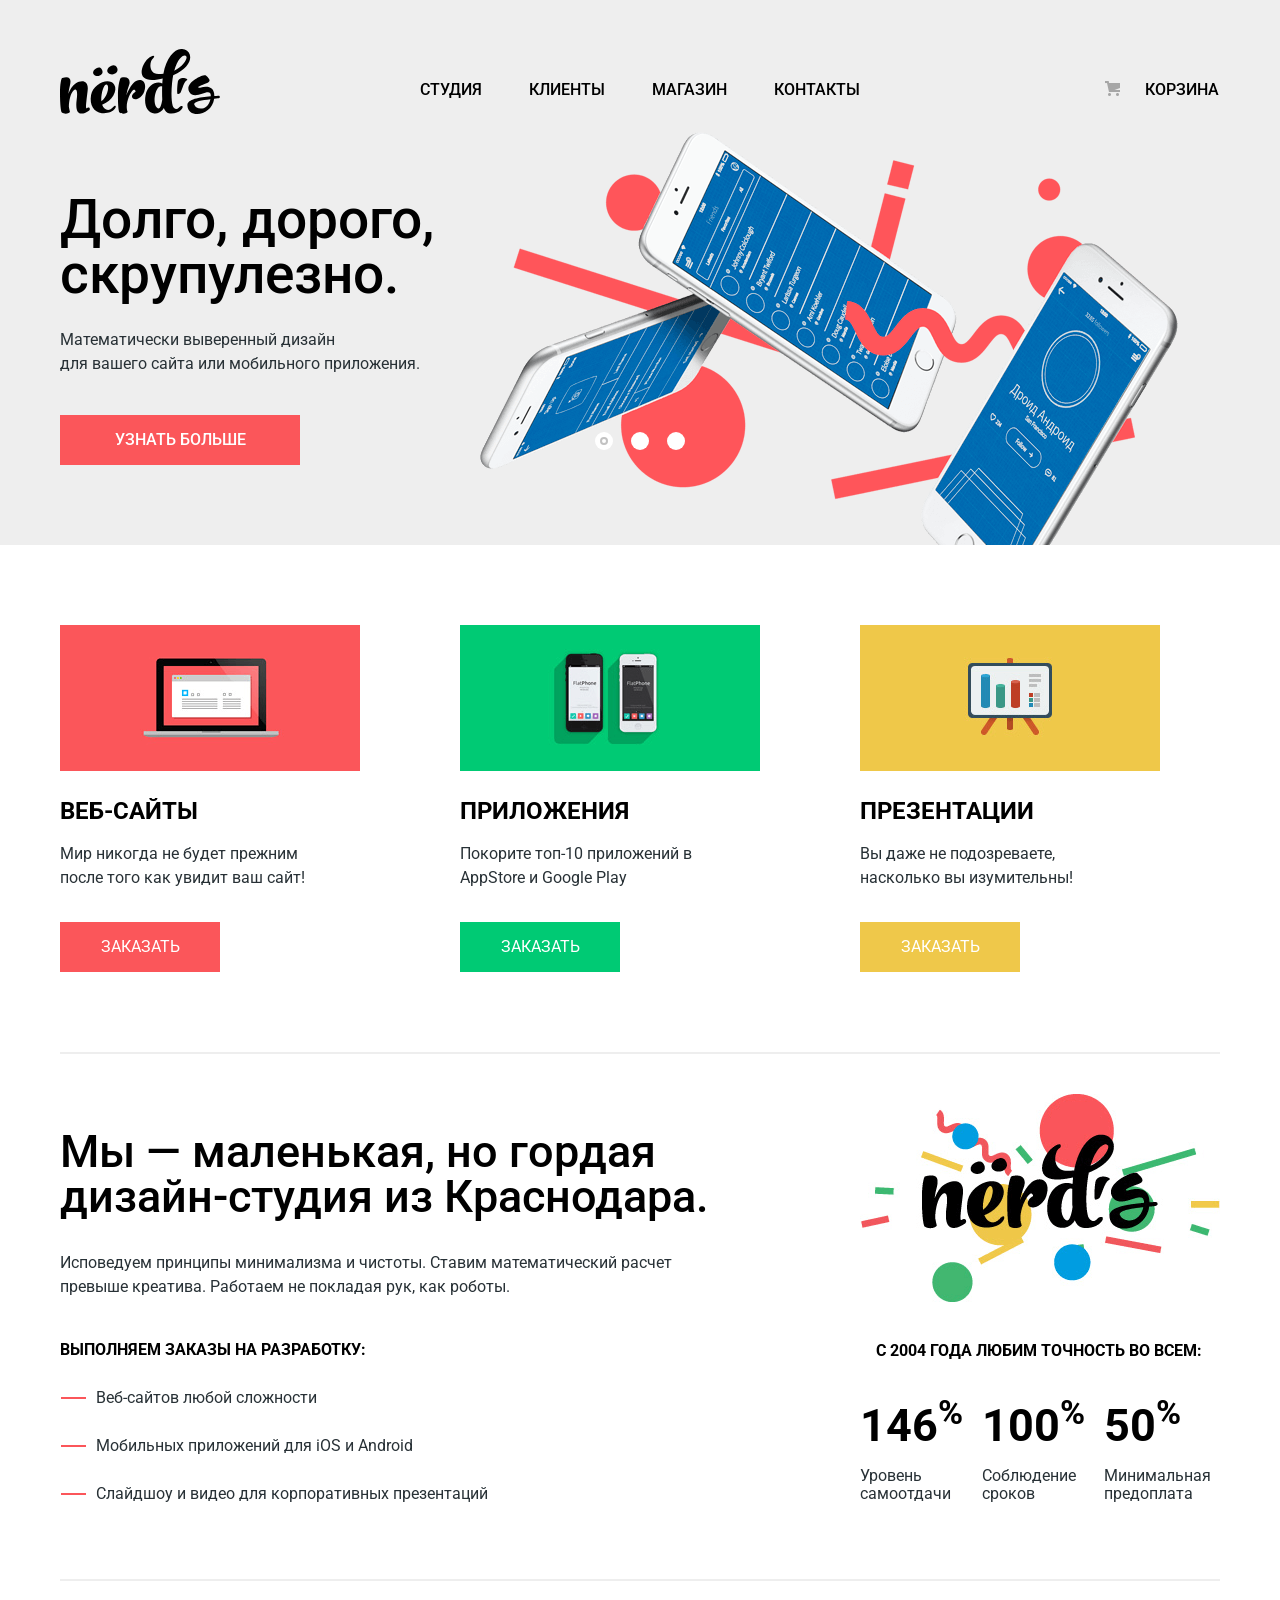
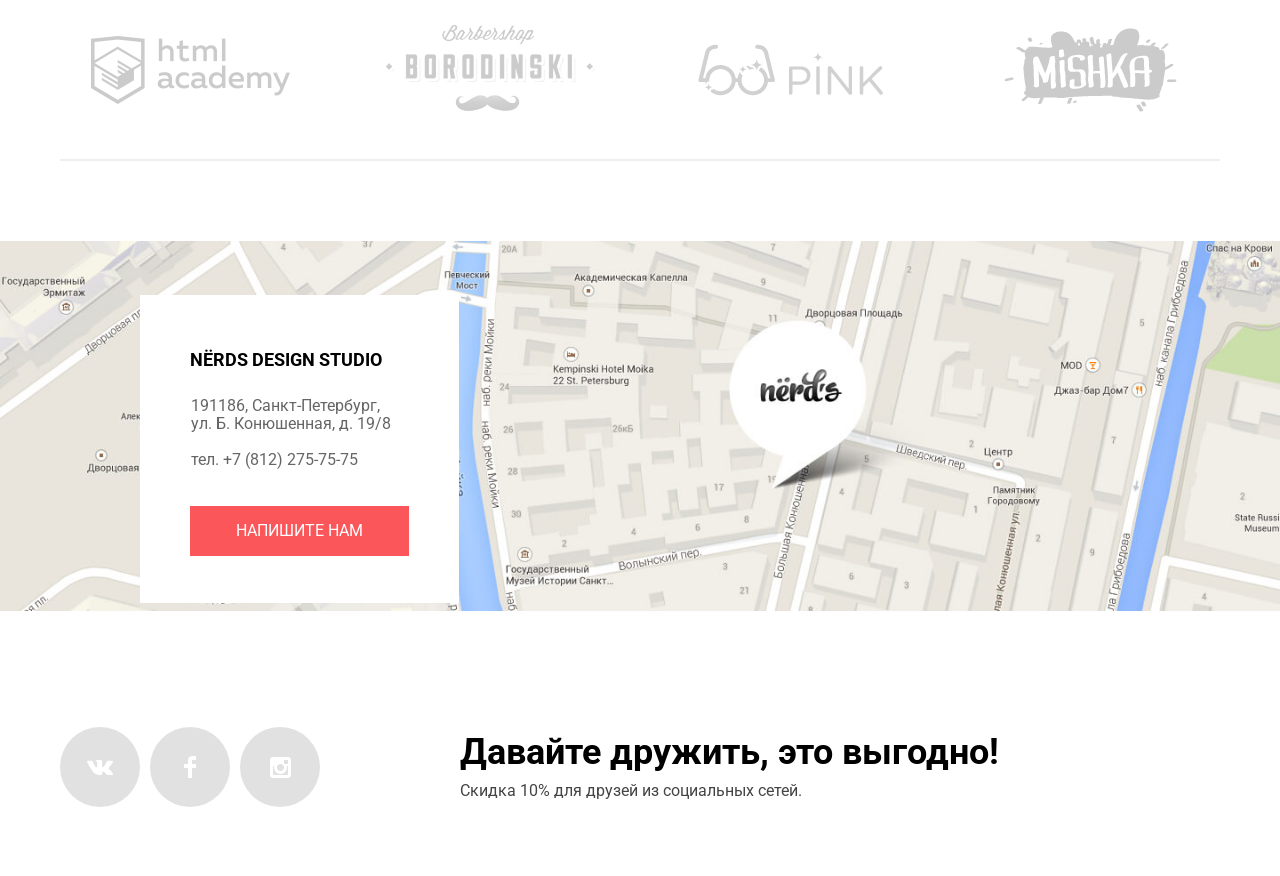
<file: index.html>
<!DOCTYPE html>
<html lang="ru">
	<head>
		<meta charset="UTF-8">
		<title>Нёрдс</title>
		<link rel="stylesheet" href="css/normalize.css">
		<link href="https://fonts.googleapis.com/css2?family=Roboto:ital,wght@0,400;0,500;0,700;1,400;1,500;1,700&display=swap" rel="stylesheet">
		<link rel="stylesheet" href="css/style.css">
	</head>
	<body>
		<header class="main-header">
			<nav class="main-navigation container">
				<a class="main-header-logo"><img src="img/nerds-logo.svg" width="160" height="65" alt="Логотип Нердс"></a>
				<ul class="site-navigation">
					<li class="site-navigation-items">
						<a href="studio.html">Студия</a>
					</li>
					<li class="site-navigation-items">
						<a href="clients.html">Клиенты</a>
					</li>
					<li class="site-navigation-items">
						<a href="catalog.html">Магазин</a>
					</li>
					<li class="site-navigation-items">
						<a href="contacts.html">Контакты</a>
					</li>
				</ul>
				<ul class="basket">
					<li class="buy-product">
						<a href="basket.html">Корзина</a>
					</li>
				</ul>	
			</nav>
			<section class="slider container">
				<div class="slider_radio_button">
					<label class="radio"><input type="radio" name="slider" checked><span></span></label>
					<label class="radio"><input type="radio" name="slider"><span></span></label>
					<label class="radio"><input type="radio" name="slider"><span></span></label>
				</div>
				<h2 class="visually-hidden">Слайдер</h2>
				<div class="slider-1">
					<div class="text-slider-1 slider_global_text">
						<h2>Долго, дорого, скрупулезно.</h2>
						<p>Математически выверенный дизайн<br> для вашего сайта или мобильного приложения.</p>
						<button>Узнать больше</button>
					</div>
					<div class="img_slider-1">
						<img src="img/slide1.png" width="698" height="413" alt="Мобильные телефоны">
					</div>
				</div>
				<div class="slider-2">
					<div class="text-slider-2 slider_global_text">
						<h2>Любим математику как никто другой</h2>
						<p>Никакого креатива, только математические формулы<br> для расчета идеальных пропорций.</p>
						<button>Узнать больше</button>
					</div>
					<div class="img_slider-2">
						<img src="img/slide2.png" width="663" height="430" alt="Дизайн">
					</div>
				</div>
				<div class="slider-3">
					<div class="text-slider-3 slider_global_text">
						<h2>Только ночь, только хардкор</h2>
						<p>Работать днем, как все? Мы против этого.<br> Ближе к полуночи работа только начинается.</p>
						<button>Узнать больше</button>
					</div>
					<div class="img_slider-3">
						<img src="img/slide3.png" width="759" height="411" alt="Дизайн">
					</div>
				</div>
			</section>
		</header>
		<main>
			<section class="advantages container">
				<h2 class="visually-hidden">Преимущества</h2>
				<div class="border">
					<ul class="advantages-list">
						<li class="advantages-list-items">
							<img src="img/web-sites.png" width="300" height="146" alt="Веб сайты">
							<h4>Веб-сайты</h4>
							<p>Мир никогда не будет прежним<br> после того как увидит ваш сайт!</p>
							<button class="web-sites-color">Заказать</button>
						</li>
						<li class="advantages-list-items">
							<img src="img/applications.png" width="300" height="146" alt="Приложения">
							<h4>Приложения</h4>
							<p>Покорите топ-10 приложений в AppStore и Google Play</p>
							<button class="applications-color">Заказать</button>
						</li>
						<li class="advantages-list-items">
							<img src="img/presentations.png" width="300" height="146" alt="Презентации">
							<h4>Презентации</h4>
							<p>Вы даже не подозреваете,<br> насколько вы изумительны!</p>
							<button class="presentations-color">Заказать</button>
						</li>
					</ul>
				</div>
			</section>
			<section class="container">
				<div class="studio border">
					<div class="studio_orders">
						<h2>Мы — маленькая, но гордая дизайн-студия из Краснодара.</h2>
						<p>Исповедуем принципы минимализма и чистоты. Ставим математический расчет<br> превыше креатива. Работаем не покладая рук, как роботы.</p>
						<h4>Выполняем заказы на разработку:</h4>
						<ul class="studio-list">
							<li class="studio-item">Веб-сайтов любой сложности</li>
							<li class="studio-item">Мобильных приложений для iOS и Android</li>
							<li class="studio-item">Слайдшоу и видео для корпоративных презентаций</li>
						</ul>
					</div>
					<div class="studio_percent">
						<img src="img/color-nerds.png" width="360" height="208" alt="Цветной логотип">
						<h4>с 2004 года Любим точность во всем:</h4>
						<table class="table">
							<tr><th>146<sup>%</sup></th><th>100<sup>%</sup></th><th>50<sup>%</sup></th></tr>
							<tr><td>Уровень самоотдачи</td><td>Соблюдение  сроков</td><td>Минимальная предоплата</td></tr>
						</table>
					</div>
				</div>
			</section>
			<section class="container">
				<div class="partners border">
					<h2 class="visually-hidden">Партнёры</h2>
					<ul>
						<li class="center_img"><img src="img/html-academy.png" alt="HTML Academy"></li>
						<li class="center_img"><img src="img/borodinski.png" width="209" height="90" alt="Borodinski"></li>
						<li class="center_img"><img src="img/pink.png" alt="Pink"></li>
						<li class="center_img"><img src="img/mishka.png" alt="Mishka"></li>
					</ul>
				</div>
			</section>
		</main>
		<div class="background_img">
			<section class="contacts container">
				<h2 class="visually-hidden">Как до нас добраться</h2>
				<iframe src="https://www.google.com/maps/embed?pb=!1m18!1m12!1m3!1d1998.603625300293!2d30.32085871590275!3d59.938719169054465!2m3!1f0!2f0!3f0!3m2!1i1024!2i768!4f13.1!3m3!1m2!1s0x4696310fca145cc1%3A0x42b32648d8238007!2z0JHQvtC70YzRiNCw0Y8g0JrQvtC90Y7RiNC10L3QvdCw0Y8g0YPQuy4sIDE5LzgsINCh0LDQvdC60YIt0J_QtdGC0LXRgNCx0YPRgNCzLCDQoNC-0YHRgdC40Y8sIDE5MTE4Ng!5e0!3m2!1sru!2sua!4v1591565533192!5m2!1sru!2sua" width="1440" height="416" frameborder="0" style="border:0;" allowfullscreen="" aria-hidden="false" tabindex="0"></iframe>
				<div class="contacts_background">
					<h4>Nёrds design studio</h4>
					<p>191186, Санкт-Петербург,<br> 
					ул. Б. Конюшенная, д. 19/8<br><br>
					тел. +7 (812) 275-75-75</p>
					<button class="link_write_us">Напишите нам</button>
				</div>
			</section>
		</div>
		<footer class="main-footer">
			<div class="footer_flex container">
				<div class="footer-social">		
					<ul>
						<li class="social-button">
							<a href="#">
								<div class="background_icon">
									<img src="img/vk-icon.svg" alt="Вконтакте">
								</div>
							</a>
						</li>
						<li class="social-button">
							<a href="#">
								<div class="background_icon">
									<img src="img/fb-icon.svg" alt="Фэйсбук">
								</div>
							</a>
						</li>
						<li class="social-button">
							<a href="#">
								<div class="background_icon">
									<img src="img/insta-icon.svg" alt="Инстаграм">
								</div>
							</a>
						</li>
					</ul>
				</div>
				<div class="footer_discounts">
					<h3>Давайте дружить, это выгодно!</h3>
					<p>Скидка 10% для друзей из социальных сетей.</p>
				</div>
			</div>
		</footer>
		<section class="form shadow">
			<h2>Напишите нам</h2>
			<form class="write-us" action="https://echo.htmlacademy.ru" method="post">
				<p class="write-us-item display_form">
					<label for="write-us-name">Ваше имя:</label>
					<input id="write-us-name" type="text" name="name" value="" placeholder="Имя Фамилия">
				</p>
				<p class="write-us-item display_form">
					<label for="write-us-e-mail">Ваш e-mail:</label>
					<input type="text" id="write-us-e-mail" name="e-mail" value="" placeholder="email@example.com">	
				</p>
				<p class="textarea display_form">
					<label for="text">Текст письма:</label>
					<textarea name="text" id="text" cols="91" rows="5">В свободной форме</textarea>
				</p>
				<input type="checkbox" name="nerds">
				<button class="button" type="submit">Отправить</button>
			</form>
			<button class="modal-close" type="button"><span class="visually-hidden">Закрыть</span></button>
		</section>
		<div class="modal_overlay"></div>
		<script src="Java Script/popup.js"></script>
	</body>
</html>
</file>
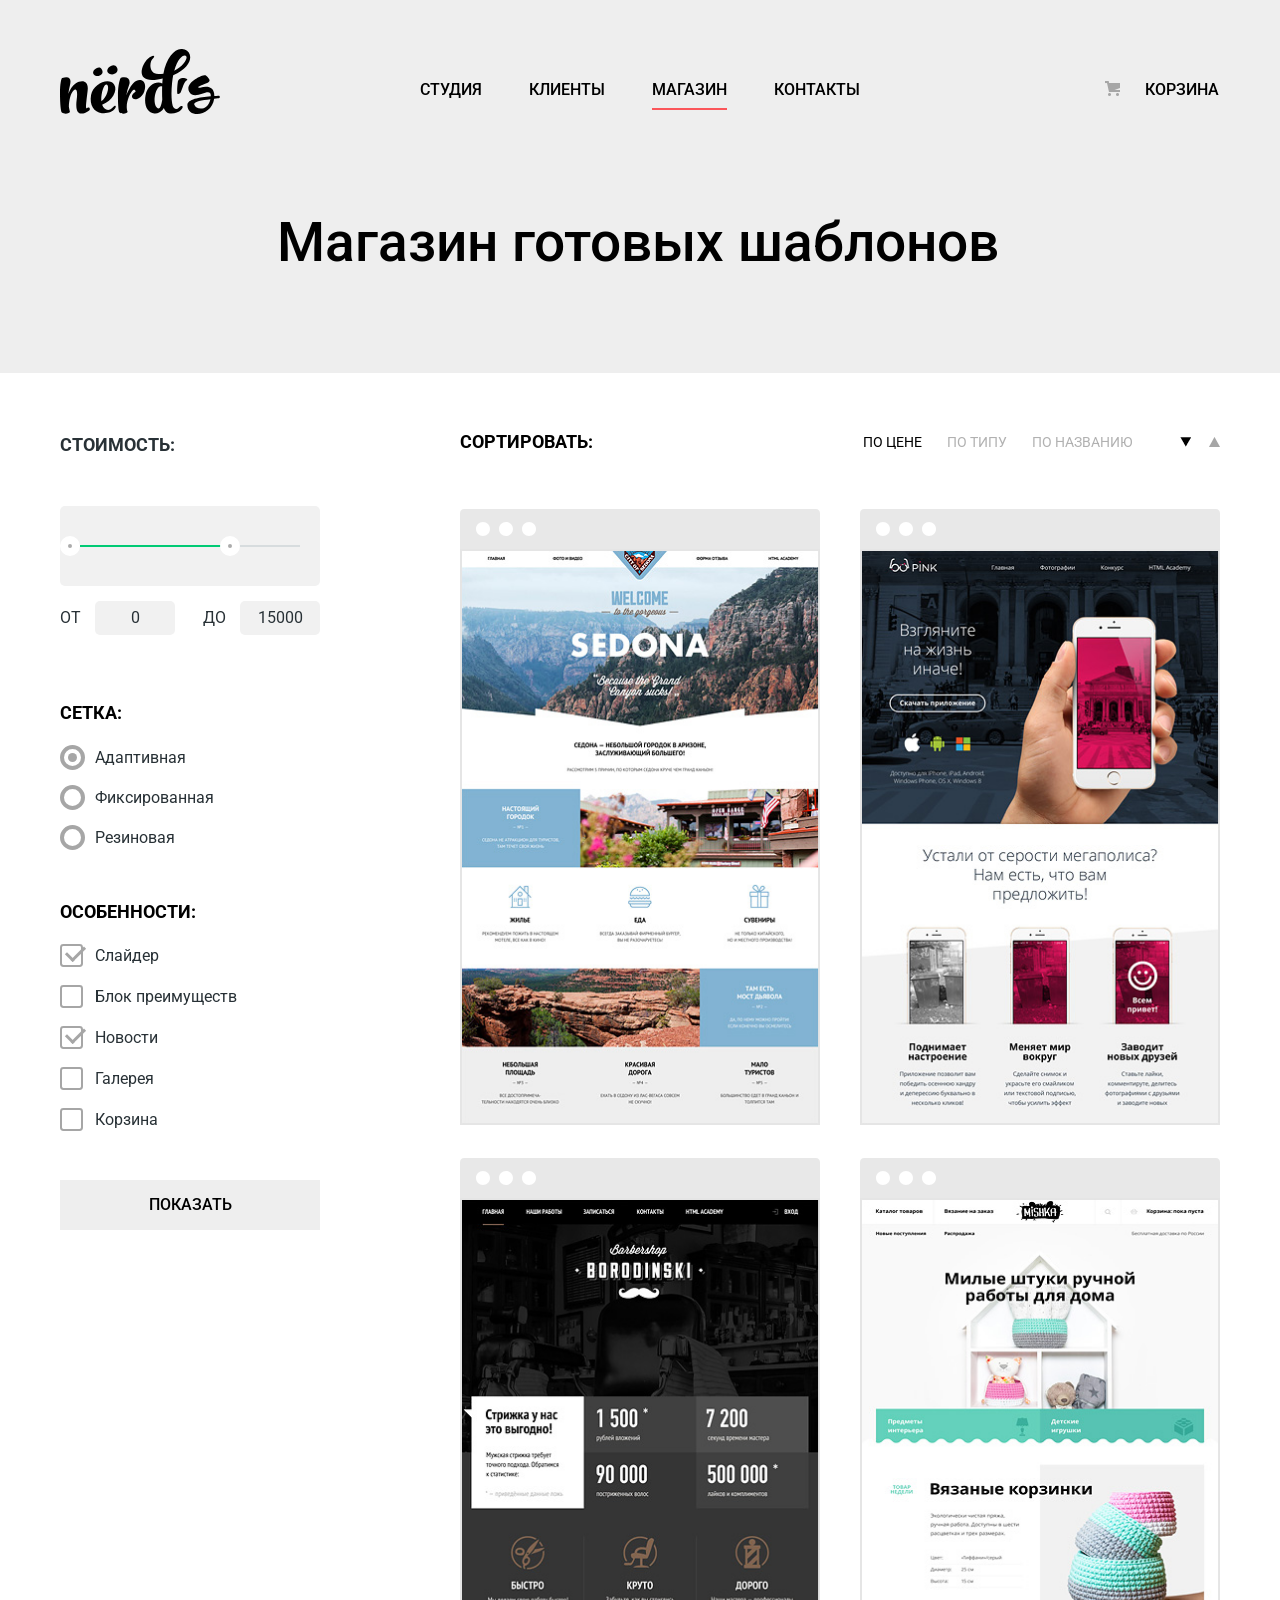
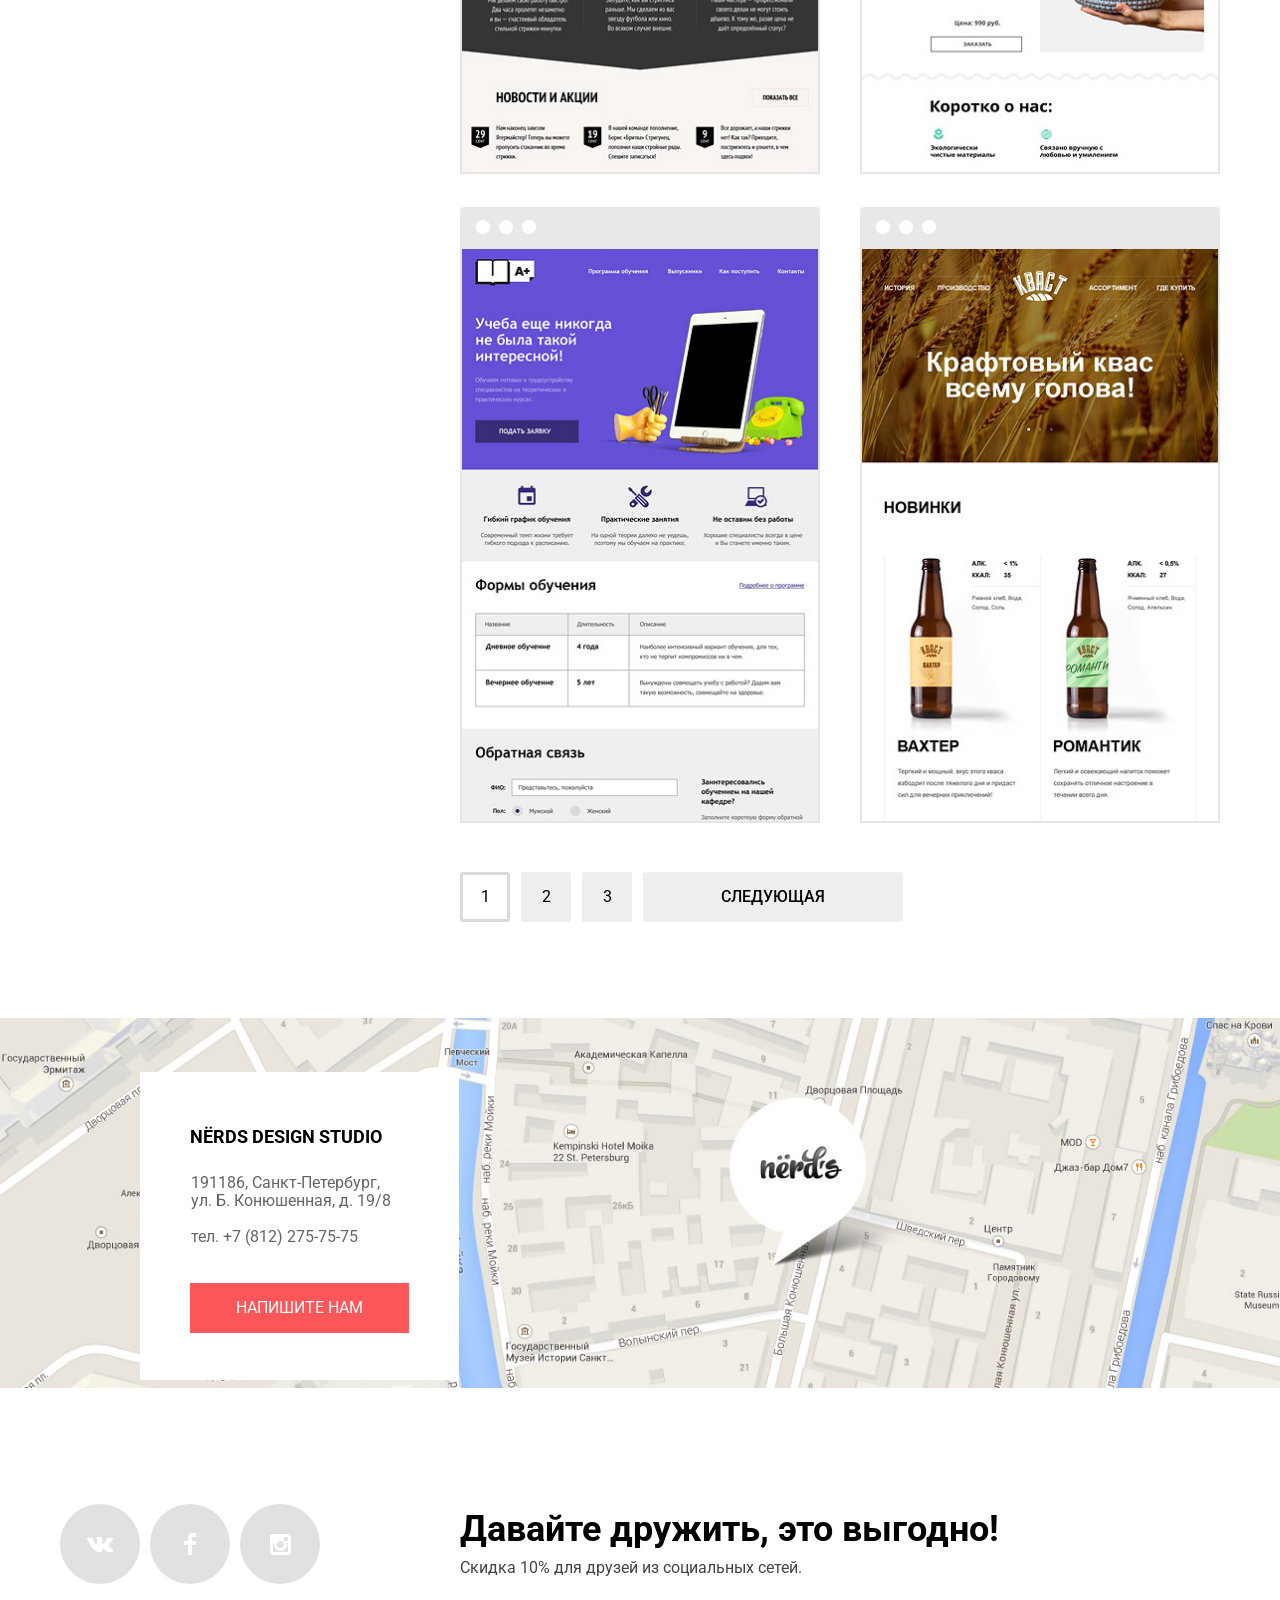
<file: catalog.html>
<!DOCTYPE html>
<html lang="ru">
<head>
	<meta charset="UTF-8">
	<title>Магазин</title>
	<link rel="stylesheet" href="css/normalize.css">
	<link href="https://fonts.googleapis.com/css2?family=Roboto:ital,wght@0,400;0,500;0,700;1,400;1,500;1,700&display=swap" rel="stylesheet">
	<link rel="stylesheet" href="css/style.css">
</head>
<body>
	<header class="main-header catalog-header">
		<nav class="main-navigation container">
			<a href="index.html" class="main-header-logo"><img src="img/nerds-logo.svg" width="160" height="65" alt="Логотип Нердс"></a>
			<ul class="site-navigation">
				<li class="site-navigation-items">
					<a href="studio.html">Студия</a>
				</li>
				<li class="site-navigation-items">
					<a href="clients.html">Клиенты</a>
				</li>
				<li class="site-navigation-items curent-site-navigation-items">
					<a>Магазин</a>
				</li>
				<li class="site-navigation-items">
					<a href="contacts.html">Контакты</a>
				</li>
			</ul>
			<ul class="basket">
				<li class="buy-product">
					<a href="basket.html">Корзина</a>
				</li>
			</ul>	
		</nav>
		<div class="container">
			<h1>Магазин готовых шаблонов</h1>
		</div>	
	</header>
	<main>
		<section class="container flex_grid">
			<div class="filter">
				<form class="filter-cost" action="https://echo.htmlacademy.ru" method="GET">
					<fieldset class="filter-item">
						<legend>Стоимость:</legend>
						<div class="range-filter">
							<div class="range-controls">
								<div class="scale">
									<div class="bar"></div>
								</div>
								<div class="toggle toggle-min"></div>
								<div class="toggle toggle-max"></div>
							</div>
							<div class="price-controls">
								<label for="" class="min-price">от <input name="min-price" type="text" value="0"></label>
								<label for="" class="max-price">до <input name="max-price" type="text" value="15000"></label>
							</div>
						</div>
					</fieldset>
				</form>
				<form class="catalog-form" action="https://echo.htmlacademy.ru" method="post">
					<div class="filter-grid">
						<h4 class="grid">Сетка:</h4>
						<div class="position_inline">
							<label class="grid-radio" for="adaptive"><input type="radio" id="adaptive" name="radio_grid" value="Адаптивная" checked><span></span>Адаптивная</label>
						</div>
						<div class="position_inline">
							<label class="grid-radio" for="fixed"><input type="radio" id="fixed" name="radio_grid" value="Фиксированная"><span></span>Фиксированная</label>
						</div>
						<div class="position_inline">
							<label class="grid-radio" for="rubber"><input type="radio" id="rubber" name="radio_grid" value="Резиновая"><span></span>Резиновая</label>
						</div>
					</div>
					<div class="filter-features">
						<h4 class="features">Особенности:</h4>
						<div class="checkbox">
							<input type="checkbox" id="checkbox_1" name="slider" value="Слайдер" checked>
    						<label for="checkbox_1">Слайдер</label>
						</div>
						<div class="checkbox">
							<input type="checkbox" id="checkbox_2" name="benefits block" value="Блок преимуществ">
    						<label for="checkbox_2">Блок преимуществ</label>
						</div>
						<div class="checkbox">
							<input type="checkbox" id="checkbox_3" name="news" value="Новости" checked>
    				    	<label for="checkbox_3">Новости</label>
						</div>
						<div class="checkbox">
							<input type="checkbox" id="checkbox_4" name="galery" value="Галерея">
    						<label for="checkbox_4">Галерея</label>
						</div>
						<div class="checkbox">
							<input type="checkbox" id="checkbox_5" name="basket" value="Корзина">
    						<label for="checkbox_5">Корзина</label>
						</div>
					</div>
					<button class="filter_button" type="submit">Показать</button>
				</form>
			</div>
			<div class="product-card">
				<div class="sorting-block">
					<h4>Сортировать:</h4>
					<ul>
						<li class="sorting-block-items current-item"><a href="">По цене</a></li>
						<li class="sorting-block-items"><a href="">По типу</a></li>
						<li class="sorting-block-items"><a href="">По названию</a></li>
					</ul>
					<ul class="arrows-up-sown">
						<li><a href=""><img src="img/icon-down-dir.png" width="11" height="10" alt="down"></a></li>
						<li><a href=""><img src="img/icon-up-dir.png" width="11" height="10" alt="up"></a></li>
					</ul>
				</div>
				<ul class="first-page-cards">
					<li>
						<img class="browser" src="img/browser.svg" width="360" height="40" alt="browser">
						<img class="sedona" src="img/img-sedona.jpg" width="360" height="576" alt="sedona">
						<div class="hidden-block">
							<h4 class="link-color"><a href="">Sedona</a></h4>
							<p>Информационный сайт<br> для туристов</p>
							<button>9 900 руб.</button>
						</div>
					</li>
					<li>
						<img class="browser" src="img/browser.svg" width="360" height="40" alt="browser">
						<img class="pink" src="img/img-pink.jpg" width="360" height="576" alt="pink">
						<div class="hidden-block">
							<h4 class="link-color"><a href="">Pink App</a></h4>
							<p>Продуктовый лендинг<br> приложения для iOS и Android</p>
							<button>9 900 руб.</button>
						</div>
					</li>
					<li>
						<img class="browser" src="img/browser.svg" width="360" height="40" alt="browser">
						<img class="barbershop" src="img/img-barbershop.jpg" width="360" height="576" alt="barbershop">
						<div class="hidden-block">
							<h4 class="link-color"><a href="">Barbershop</a></h4>
							<p>Сайт салоны красоты.<br> Для мужчин, да.</p>
							<button>9 900 руб.</button>
						</div>
					</li>
					<li>
						<img class="browser" src="img/browser.svg" width="360" height="40" alt="browser">
						<img class="mishka" src="img/img-mishka.jpg" width="360" height="576" alt="mishka">
						<div class="hidden-block">
							<h4 class="link-color"><a href="">Mishka</a></h4>
							<p>Интернет-магазин<br> вязаных игрушек</p>
							<button>9 900 руб.</button>
						</div>
					</li>
					<li>
						<img class="browser" src="img/browser.svg" width="360" height="40" alt="browser">
						<img class="aplus" src="img/img-aplus.jpg" width="360" height="576" alt="aplus">
						<div class="hidden-block">
							<h4 class="link-color"><a href="">A Plus</a></h4>
							<p>Лендинг курсов повышения<br> квалификации</p>
							<button>9 900 руб.</button>
						</div>
					</li>
					<li>
						<img class="browser" src="img/browser.svg" width="360" height="40" alt="browser">
						<img class="kvast" src="img/kvast.jpg" width="360" height="576" alt="kvast">
						<div class="hidden-block">
							<h4 class="link-color"><a href="">Кваст</a></h4>
							<p>Промо-сайт производителя<br> крафтового кваса</p>
							<button>9 900 руб.</button>
						</div>
					</li>
				</ul>
				<ul class="pagination">
					<li class="pagination-items current-page"><a href="">1</a></li>
					<li class="pagination-items"><a href="">2</a></li>
					<li class="pagination-items"><a href="">3</a></li>
					<li class="pagination-items next-page"><a href="">следующая</a></li>
				</ul>
			</div>
		</section>
		<div class="background_img">
			<section class="contacts container">
				<h2 class="visually-hidden">Как до нас добраться</h2>
				
				<div class="contacts_background">
					<h4>Nёrds design studio</h4>
					<p>191186, Санкт-Петербург,<br> 
					ул. Б. Конюшенная, д. 19/8<br><br>
					тел. +7 (812) 275-75-75</p>
					<button class="link_write_us">Напишите нам</button>
				</div>
			</section>
		</div>
	</main>
	<footer class="main-footer">
		<div class="footer_flex container">
			<div class="footer-social">		
				<ul>
					<li class="social-button">
						<a href="#">
							<div class="background_icon">
								<img src="img/vk-icon.svg" alt="Вконтакте">
							</div>
						</a>
					</li>
					<li class="social-button">
						<a href="#">
							<div class="background_icon">
								<img src="img/fb-icon.svg" alt="Фэйсбук">
							</div>
						</a>
					</li>
					<li class="social-button">
						<a href="#">
							<div class="background_icon">
								<img src="img/insta-icon.svg" alt="Инстаграм">
							</div>
						</a>
					</li>
				</ul>
			</div>
			<div class="footer_discounts">
				<h3>Давайте дружить, это выгодно!</h3>
				<p>Скидка 10% для друзей из социальных сетей.</p>
			</div>
		</div>
	</footer>
	<section class="form shadow">
		<h2>Напишите нам</h2>
		<form class="write-us" action="https://echo.htmlacademy.ru" method="post">
			<p class="write-us-item display_form">
				<label for="write-us-name">Ваше имя:</label>
				<input id="write-us-name" type="text" name="name" value="" placeholder="Имя Фамилия">
			</p>
			<p class="write-us-item display_form">
				<label for="write-us-e-mail">Ваш e-mail:</label>
				<input type="text" id="write-us-e-mail" name="e-mail" value="" placeholder="email@example.com">	
			</p>
			<p class="textarea display_form">
				<label for="text">Текст письма:</label>
				<textarea name="text" id="text" cols="91" rows="5">В свободной форме</textarea>
			</p>
			<button class="button" type="submit">Отправить</button>
		</form>
		<button class="modal-close" type="button"><span class="visually-hidden">Закрыть</span></button>
	</section>
	<div class="modal_overlay"></div>
	<script src="Java Script/popup.js"></script>
</body>
</file>
<file: css/style.css>
/* глобальные правила ------------------------------------------------------------------ */
body {
  margin: 0;
  padding: 0;

  font-family: "Roboto", Arial, sans-serif;
  font-size: 16px;
  line-height: 24px;
  font-weight: 400;
  color: #283136;
  background-color: #ffffff;
}
a {
  text-decoration: none;
}
.container {
  width: 1160px;
  margin: 0 auto;
  padding: 0 20px;
}
/** { outline: 2px dotted red; }
* * { outline: 2px dotted green; }
* * * { outline: 2px dotted orange; }
* * * * { outline: 2px dotted blue; }
* * * * * { outline: 1px solid red; }
* * * * * * { outline: 1px solid green; }
* * * * * * * { outline: 1px solid orange; }
* * * * * * * * { outline: 1px solid blue; }*/
/* хэдер -----------------------------------------------------------------------------*/
.catalog-header h1 {
  margin: 91px 200px 0 200px;
  font-weight: 500;
  font-size: 55px;
  line-height: 55px;
  color: #000000;
  padding: 0 0 103px 17px;
}
/* Логотип ------------------------------*/
.main-header {
  background-color: #eeeeee;
  background-position: top center;
}
.main-header-logo {
  margin: 49px 200px 0 0;
  z-index: 5;
}
.main-header-logo:hover {
  opacity: 0.8;
}
.main-header-logo:active {
  opacity: 0.3;
}
/* Навигация по сайту --------------------------------------*/
.main-navigation {
  display: flex;
  justify-content: flex-start;
  line-height: 30px;
  font-weight: 500;
  text-transform: uppercase;
  color: #000000;
  z-index: 5;
}
.site-navigation {
  display: flex;
  padding: 0;
  margin: 75px 245px 0 0;
  list-style: none;
  z-index: 5;
}
.site-navigation li {
  margin: 0 47px 0 0;
}
.site-navigation li:last-child {
  margin: 0;
}
.curent-site-navigation-items a {
  padding-bottom: 9px;
  border-bottom: 2px solid #fb565a;
}
/* Корзина -------------------------------------------*/
.basket {
  position: relative;
  margin: 75px 0 0 0;
  padding: 0;
  list-style: none;
}
.basket li {
  margin-left: 40px;
}
.site-navigation-items a, 
.buy-product a {
  color: #000000;
}
.buy-product a:before {
  content: "";
  position: absolute;
  top: 6px;
  left: 0;
  width: 15px;
  height: 15px;
  background-image: url(../img/cart-icon.png);
}
.site-navigation a:hover, 
.basket a:hover {
  color: #fb565a;
}
.site-navigation a:active, 
.basket a:active {
  color: #a6a6a6;
}
/* radio button ------------------------------------------------------------------------------*/
.slider_radio_button {
  display: flex;
  justify-content: space-between;
  position: absolute;
  width: 90px;
  bottom: 95px;
  left: 50%;
  margin-left: -45px;
  z-index: 6;
}
.slider_radio_button input[type="radio"] {
  display: none;
  width: 18px;
  height: 18px;
}
.radio span {
  position: relative; /* Относительное позиционирование */
  display: flex;
  width: 18px; 
  height: 18px;
  background: #ffffff; /* белый цвет фона */
  border-radius: 50%; /* Круглый переключатель */
}
/* Добавляем белую точку по центру */
.radio input:checked + span::before { 
  content: '';
  position: absolute;
  left: 5px; 
  top: 5px;
  width: 4px; 
  height: 4px;
  border: 2px solid #c2c2c2;
  border-radius: 50%;
}
/* Слайдер ------------------------------------------------------------------*/
.slider {
  display: flex;
  position: relative;
}
.slider-1 {
  display: flex;
  width: 100%;
}
.slider-2 {
  display: none;
  position: relative;
  width: 100%;
}
.slider-3 {
  display: none;
  position: relative;
  width: 100%;
}
.text-slider-1 {
  width: 400px;
  z-index: 5;
}
.text-slider-2 {
  width: 560px;
  z-index: 5;
}
.text-slider-3 {
  width: 460px;
  z-index: 5;
}
.slider_global_text h2 {
  font-size: 55px;
  line-height: 55px;
  font-weight: 500;
  color: #000000;
  margin: 68px 0 26px 0;
}
.slider_global_text p {
  margin: 0 0 39px 0;
}
.slider_global_text button {
  margin: 0 0 80px 0;
  padding: 0;
  width: 240px;
  height: 50px;
  color: #ffffff;
  background-color: #fb565a;
  border: none;
  font-size: 16px;
  line-height: 18px;
  font-weight: 500;
  text-transform: uppercase;
}
.slider button:hover {
  background-color: #e74246;
}
.slider button:active {
  background-color: #d7373b;
  color: rgb(255,255,255, 0.3);
}
.img_slider-1 {
  position: relative;
  width: 760px;
  margin: 8px 0 0 31px;
}
.img_slider-2 {
  position: absolute;
  width: 680px;
  bottom: 0;
  right: 0;
}
.img_slider-3 {
  position: absolute;
  width: 760px;
  bottom: 0;
  right: 0;
}
.img_slider-1 img {
  position: absolute;
  bottom: 0;
  left: 0;
}
.img_slider-2 img {
  position: absolute;
  bottom: 0;
  right: 0;
}
.img_slider-3 img {
  position: absolute;
  bottom: 0;
  right: 0;
}
/* преимущества --------------------------------------------------------------------------- */
.border {
  border-bottom: 2px solid #eeeeee;
}
.advantages-list {
  display: flex;
  flex-wrap: wrap;
  justify-content: space-between;
  
  margin: 80px 60px 0 0;
  padding: 0 0 80px 0;
}
.advantages-list li {
  list-style-type: none;
  width: 300px;
}
.advantages-list h4 {
  margin: 18px 0 16px 0;
  font-weight: 700;
  font-size: 24px;
  line-height: 30px;
  color: #000000;
  text-transform: uppercase;
}
.advantages-list-items p {
  margin: 0;
  line-height: 24px;
}
.advantages-list button {
  padding: 0;
  margin: 32px 0 0 0;
  color: #ffffff;
  font-size: 16px;
  line-height: 18px;
  text-transform: uppercase;
  border: none;
  width: 160px;
  height: 50px;
}
.web-sites-color {
  background-color: #fb565a;
}
.web-sites-color:hover {
  background-color: #e74246;
}
.web-sites-color:active {
  background-color: #d7373b;
  color: rgb(255,255,255, 0.3);
}
.applications-color {
  background-color: #00ca74;
}
.applications-color:hover {
  background-color: #00bc6c;
}
.applications-color:active {
  background-color: #00aa62;
  color: rgb(255,255,255, 0.3);
}
.presentations-color {
  background-color: #efc84a;
}
.presentations-color:hover {
  background-color: #eab534;
}
.presentations-color:active {
  background-color: #e5a722;
  color: rgb(255,255,255, 0.3);
}
/* Студия ---------------------------------------------------------------------------------- */
.studio {
  display: flex;
  justify-content: space-between;
  margin-top: 40px;
  padding-bottom: 49px;
}
.studio_orders {
  width: 760px;
}
.studio_orders h4 {
  margin: 0;
}
.studio-list {
  padding: 0 0 0 36px;
  margin: 24px 0 0 0;
}
.studio-item {
  position: relative;
  margin: 0 0 24px 0;
  list-style-type: none;
}
.studio-list li::before {
content: "";
position: absolute;
top: 11px;
left: -35px;
width: 25px;
height: 2px;
background-color: #fb565a;
}
.studio_orders p {
  margin: 0 0 39px 0;
}
.studio_percent {
  width: 400px;
}
.studio_percent img {
  margin: 0 0 0 40px;
}
.studio_percent h4 {
  margin: 30px 0 27px 56px;
}
.studio h2  {
  margin: 35px 0 32px 0;
  padding: 0;
  font-weight: 500;
  font-size: 45px;
  line-height: 45px;
  color: #000000;
}
.studio h4 {
  color: #000000;
  text-transform: uppercase;
  font-weight: 700;
}
.table {
  margin: 0 0 0 38px;
}
.table th {
  font-weight: 700;
  font-size: 45px;
  line-height: 10.06px;
  color: #000000;
  height: 68px;
  padding: 0 14px 0 0;
  text-align: left;
}
.table td {
  line-height: 18px;
  padding: 5px 0 0 0;
}
/* Партнёры ---------------------------------------------------------------------------------- */
.partners ul {
  margin: 0;
  padding: 0;
  display: flex;
  flex-wrap: wrap;
  justify-content: space-between;
}
.center_img {
  width: 260px;
  min-height: 178px;
  display: flex;
  list-style-type: none;
  opacity: 0.2;
}
.center_img img{
  margin: auto;
}
.partners li:hover {
  opacity: 1;
}
.partners li:active {
  opacity: 0.1;
}
/* Фильтр стоимость--------------------------*/

.filter-item {
  margin: 0;
  padding: 0;
  border: none;
}
.range-filter {
  width: 260px;
  margin: 49px 0 0 0;
}
.filter-item legend {
  font-size: 18px;
  line-height: 24px;
  text-transform: uppercase;
  font-weight: 700;
}
.range-controls {
  height: 41px;/* зададим высоту 41 вместо 80, так как (внутренние отступы учитываются в размере) P.S. 41высота + 39 верхний отступ =80*/ 
  background-color: #f1f1f1;
  border-radius: 5px;
  margin: 0 0 15px 0;
  padding: 39px 20px 0 20px; /*выравнивание шкалы по центру (высота блока 80пикс-высота шкалы 2 пикс и разделить на 2=39пикс)*/
  position: relative;/* для кружков задаем позиционирование обёртки фильтра*/
}
.range-controls .scale {
  height: 2px;
  background-color: #d7dcde;
}
.range-controls .bar {
  width: 70%; /*подбираем вручную ширину в %*/
  height: 2px;
  background-color: #00ca74;
}
.range-controls .toggle {
  width: 4px;
  height: 4px;
  padding: 0;
  border: 8px solid #ffffff;
  background-color: #ababab;
  border-radius: 50%;
  position: absolute;
  top: 30px;
  left: 0;
  cursor: pointer;
}
.range-controls .toggle-min {
  left: 0;
}
.range-controls .toggle-max {
  left: 160px;
}
.price-controls {
  font-size: 0;
}
.price-controls label {
  display: inline-block;
  width: 50%;
  font-size: 16px;
  text-transform: uppercase;
}
.price-controls input {
  font-family: Roboto, Arial, sans-serif;
  font-size: 16px;
  text-align: center;
  color: #283136;
  width: 60px;
  margin: 0 0 0 10px;
  padding: 8px 10px 8px 10px;
  border: none;
  border-radius: 5px;
  background: #f1f1f1;
}
.max-price {
  text-align: right;
}
.flex_grid {
  display: flex;
}

.filter {
  width: 260px;
  display: flex;
  flex-direction: column;
}
.filter-cost {
  margin: 60px 0 0 0;
  min-height: 205px;
}
.filter-grid {
  min-height: 142px;
}
.filter-features {
  min-height: 221px;
}
.cost {
  margin: 0 0 50px 0;
  font-size: 18px;
  line-height: 30px;
  font-weight: 700;
  color: #000000;
  text-transform: uppercase;
}
.grid {
  margin: 60px 0 17px 0;
  font-size: 18px;
  line-height: 30px;
  font-weight: 700;
  color: #000000;
  text-transform: uppercase;
}
.features {
  margin: 47px 0 17px 0;
  font-size: 18px;
  line-height: 30px;
  font-weight: 700;
  color: #000000;
  text-transform: uppercase;
}
.filter_button {
  width: 260px;
  height: 50px;
  background-color: #eeeeee;
  border: none;
  line-height: 18px;
  font-weight: 500;
  text-transform: uppercase;
  margin: 31px 0 0 0;
  padding: 0;
}
.position_inline {
  display: flex;
  margin-bottom: 15px;
}
.position_inline input {
  display: none;
}
/*Радио спаны--------------------------------------------*/
.grid-radio {
  display: flex;
  align-items: center;
}
.grid-radio span {
  position: relative; /* Относительное позиционирование */
  display: flex;
  width: 17px; 
  height: 17px;
  background: #ffffff; /* белый цвет фона */
  border-radius: 50%; /* Круглый переключатель */
  border: 4px solid #a6a6a6;
  float: left;
  margin-right: 10px;
}
.grid-radio input:checked + span::before { /* Добавляем белую точку по центру */
  content: '';
  position: absolute;
  left: 4px; 
  top: 4px;
  width: 9px; 
  height: 9px;
  border-radius: 50%;
  background-color: #a6a6a6;
}
/* Чекбоксы----------*/
.checkbox {
  margin: 0 0 17px 0;
}
/*прячем чекбокс который оригинльный */
.checkbox input[type="checkbox"] {
  opacity: 0;
  margin: 0 0 0 -14px;
}
/* создаем поддельный чекбокс, а именно квадрт (внешний элемент через псевдоэлемент before) */
.checkbox label::before{
  content: "";
  display: inline-block;
 
  height: 19px;
  width: 19px;
 
  border: 2px solid #a6a6a6;
  border-radius: 15%;
  margin: 0 0 17px 0; 
}
/* создаем галку через псевдо элемент after */
.checkbox label::after {
  content: "";
  display: inline-block;
  height: 8px;
  width: 16px;
  border-left: 3px solid #a6a6a6;
  border-bottom: 3px solid #a6a6a6;
  transform: rotate(-45deg);
}
/*  позиционирование внешнего блока и галки */
.checkbox label {
  position: relative;
  margin: 0 0 0 32px;
}
.checkbox label::before,
.checkbox label::after {
  position: absolute;
}
/*Внешний блок*/
.checkbox label::before {
  left: -35px;
}
/*Галка*/
.checkbox label::after {
  left: -29px;
  top: 0px;
}
/*Прячем галку по умолчанию*/
.checkbox input[type="checkbox"] + label::after {
  content: none;
}
/*Показываем галку по состоянию checked*/
.checkbox input[type="checkbox"]:checked + label::after {
  content: "";
}
/*Добавляем фокус к внешнему блоку поддельного чекбокса*/
.checkbox input[type="checkbox"]:focus + label::before {
  outline: rgb(59, 153, 252) auto 5px;
}
/* сортировать по: -------*/
.arrows-up-sown {
  width: 60px;
  margin: 0 0 0 0;
  list-style-type: none;
  display: flex;
  justify-content: flex-end;
}
.arrows-up-sown li {
  margin-left: 18px;
}
.sorting-block {
  margin: 57px 0 55px 0;
  justify-content: space-between;
  display: flex;
  align-items: center;
}
.sorting-block ul {
  margin: 0;
  padding: 0;
  display: flex;
}
.sorting-block-items {
  list-style-type: none;
}
.sorting-block-items a {
  margin: 0 25px 0 0;
  font-size: 14px;
  line-height: 18px;
  color: #000000;
  opacity: 0.3;
  text-transform: uppercase;
}
.current-item a {
  opacity: 1;
}
.product-card {
  width: 760px;
  margin: 0 0 0 140px;
}
.first-page-cards {
  display: flex;
  flex-wrap: wrap;
  justify-content: space-between;
  margin: 0;
  padding: 0;
}
.first-page-cards li {
  width: 360px;
  height: 616px;
  list-style-type: none;
  margin: 0 0 33px 0;
  display: flex;
  flex-direction: column;
  position: relative;
}
.browser {
  opacity: 0.12;
}
.first-page-cards li:hover .browser {
  opacity: 1; /* При наведении на карточку, верхняя часть становится непрозрачной*/
}
.kvast, .sedona, .pink, .barbershop, .mishka, .aplus {
  border: 1px solid #e5e5e5;
  box-sizing: border-box;
}
.hidden-block {
  display: none; /* Скрываем блок, который откроется при наведении на карточку*/
  position: absolute;
  bottom: 0;
  left: 0;
  width: 360px;
  min-height: 231px;
  background-color: #eeeeee;
}
.first-page-cards li:hover .hidden-block {
  display: block;/* показываем блок с ценой для заказа, при наведении на карточку*/
}
.hidden-block h4 {
  margin: 32px 0 20px 0;
  font-size: 18px;
  line-height: 30px;
  font-weight: 700;
  color: #000000;
  text-transform: uppercase;
  text-align: center;
}
.link-color a,
.link-color a:visited,
.link-color a:hover,
.link-color a:active {
  color: #000000;
}
.hidden-block p {
  margin: 0;
  line-height: 18px;
  font-weight: 400;
  color: #666666;
  text-align: center;
}
.hidden-block button {
  margin: 30px 0 43px 0;
  padding: 0;
  width: 200px;
  height: 50px;
  background-color: #fb565a;
  color: #ffffff;
  text-transform: uppercase;
  line-height: 18px;
  font-weight: 500;
  border: none;
  border-radius: 3%;
  
  position: relative;/* Центрируем кнопку в блоке */
  left: 50%;
  transform: translate(-50%, 0);
}
.sorting-block h4 {
  width: 360px;
  margin: 0 40px 0 0;
  font-size: 18px;
  line-height: 18px;
  font-weight: 700;
  color: #000000;
  text-transform: uppercase;
}
.pagination {
  padding: 0;
  display: flex;
}
.pagination-items {
  margin: 0 11px 0 0;
  list-style-type: none;
  width: 50px;
  height: 50px;
}
.pagination-items a {
  width: 50px;
  height: 50px;
  color: #000000;
  line-height: 18px;
  border: 3px solid #eeeeee;
  border-radius: 5%;
  background-color: #eeeeee;
  display: flex;
  justify-content: center;
  align-items: center;
  box-sizing: border-box;
}
.current-page a {
  border: 3px solid #dbdbdb;
  background-color: #ffffff;
}
.next-page {
  width: 260px;
  height: 50px;
}
.next-page a {
  width: 260px;
  height: 50px;
  font-weight: 500;
  line-height: 18px;
  color: #000000;
  text-transform: uppercase;
  background-color: #eeeeee;
  border-radius: 3%;
  box-sizing: border-box;
  display: flex;
  justify-content: center;
  align-items: center;
  box-sizing: border-box;

}
/* Контакты -----------------------------------------------*/
iframe {
  margin-left: -150px;
}
.background_img {
  height: 416px;
  background-image: url(../img/map.jpg);
  background-size: 100%;
  background-repeat: no-repeat;
  margin: 80px 0 0 0;
  position: relative;
}
.contacts_background {
  position: absolute;
  top: 54px;
  left: 140px;
  width: 319px;
  height: 308px;
  background-color: #ffffff;
  border: none;

}
.contacts_background h4 {
  display: inline-block;
  margin: 50px 0 22px 50px;
  text-align: center;
  font-weight: 700;
  font-size: 18px;
  line-height: 30px;
  color: #000000;
  text-transform: uppercase;
}
.contacts p {
  line-height: 18px;
  color: #666666;
  margin: 0 0 37px 51px;
}
.contacts button {
  width: 219px;
  height: 50px;
  color: #ffffff;
  background-color: #fb565a;
  border: none;
  text-transform: uppercase;
  line-height: 18px;
  margin: 0 0 0 50px;
}
/* футер -----------------------------------------------*/
.main-footer {
  margin: 70px 0 69px 0;
}
.footer_flex {
  display: flex;
  justify-content: flex-start;
}
.footer-social {
  width: 260px;
  margin-right: 140px;
}
.footer-social ul {
  margin: 0;
  padding: 0;
  display: flex;
  justify-content: space-between;
}
.background_icon {
  border-radius: 50%;
  display: flex;
  justify-content: center;
  align-items: center;
  width: 80px;
  height: 80px;
  background-color: #e1e1e1;
}
.background_icon:hover {
  background-color: #e74246;
}
.background_icon:active {
  background-color: #d7373b;
}
.background_icon img:active {
  opacity: 0.3;
}
.social-button {
  display: inline-block;
  list-style-type: none;
}
.footer_discounts h3 {
  font-weight: 700;
  font-size: 36px;
  line-height: 36px;
  color: #000000;
  margin: 7px 0 10px 0;
}
.footer_discounts p {
  line-height: 22px;
  color: #444444;
  margin: 0;
}
/* напишите нам -----------------------------------------------*/
.form {
  display: none;
  width: 760px;
  padding: 65px 100px 0 100px;
  background-color: #ffffff;
  position: fixed;
  left: 240px;
  right: 240px;
  bottom: 179px;
  z-index: 10;
}
.form-show {
  display: block;
}
.shadow {
  box-shadow: 0 0 15px 15px rgba(0, 1, 1, 0.25);
}
.modal_overlay {
  display: none;
  position: fixed;
  top: 0;
  left: 0;
  height: 100%;
  width: 100%;
  z-index: 1;
  background-color: rgba(0, 0, 0, 0.5);
}
.modal-close {
  position: absolute;
  top: 75px;
  right: 90px;
  width: 22px;
  height: 22px;
  font-size: 0;
  cursor: pointer;
  border: 0;
  background-color: #ffffff;
  padding: 0;
}
.modal-close::before,
.modal-close::after {
content: "";
position: absolute;
top: 10px;
left: 2px;
width: 19px;
height: 3px;
background-color: #fecccd;
}
.modal-close::before {
  transform: rotate(45deg);
}
.modal-close::after {
  transform: rotate(-45deg);
}
.form h2 {
  margin: 0;
  font-size: 45px;
  font-weight: 500;
  line-height: 45px;
  color: #000000;
}
.write-us p {
  margin: 0;
  display: inline-block;
  font-weight: 700;
  line-height: 18px;
  color: #000000;
}
.display_form input, .display_form label {
  display: block;
}
.display_form label {
  margin: 0;
  margin: 34px 0 8px 0;
}
.display_form input {
  width: 344px;
  padding: 13px 0 13px 12px;
  line-height: 18px;
  border: 2px solid #d7dcde;
}
.display_form textarea {
  padding: 13px 0 13px 12px;
  line-height: 18px;
  border: 2px solid #d7dcde;
}
.display_form input::-webkit-input-placeholder {
  color: #444444;
} 
.display_form input::-moz-placeholder {
  color: #444444;
}
.write-us {
  display: flex;
  flex-wrap: wrap;
  justify-content: space-between;
}
.button {
  width: 260px;
  height: 50px;
  margin: 47px 0 84px 0;
  padding: 0 80px 0 80px;
  border: none;
  font-weight: 500;
  line-height: 18px;
  text-transform: uppercase;
  color: #ffffff;
  background-color: #fb565a;
}
/* скрытые заголовки которых нет  в макете -----------------------------------------------*/
.visually-hidden {
  position: absolute;
  clip: rect(0, 0, 0, 0);
  width: 1px;
  height: 1px;
  margin: -1px;
}
</file>
